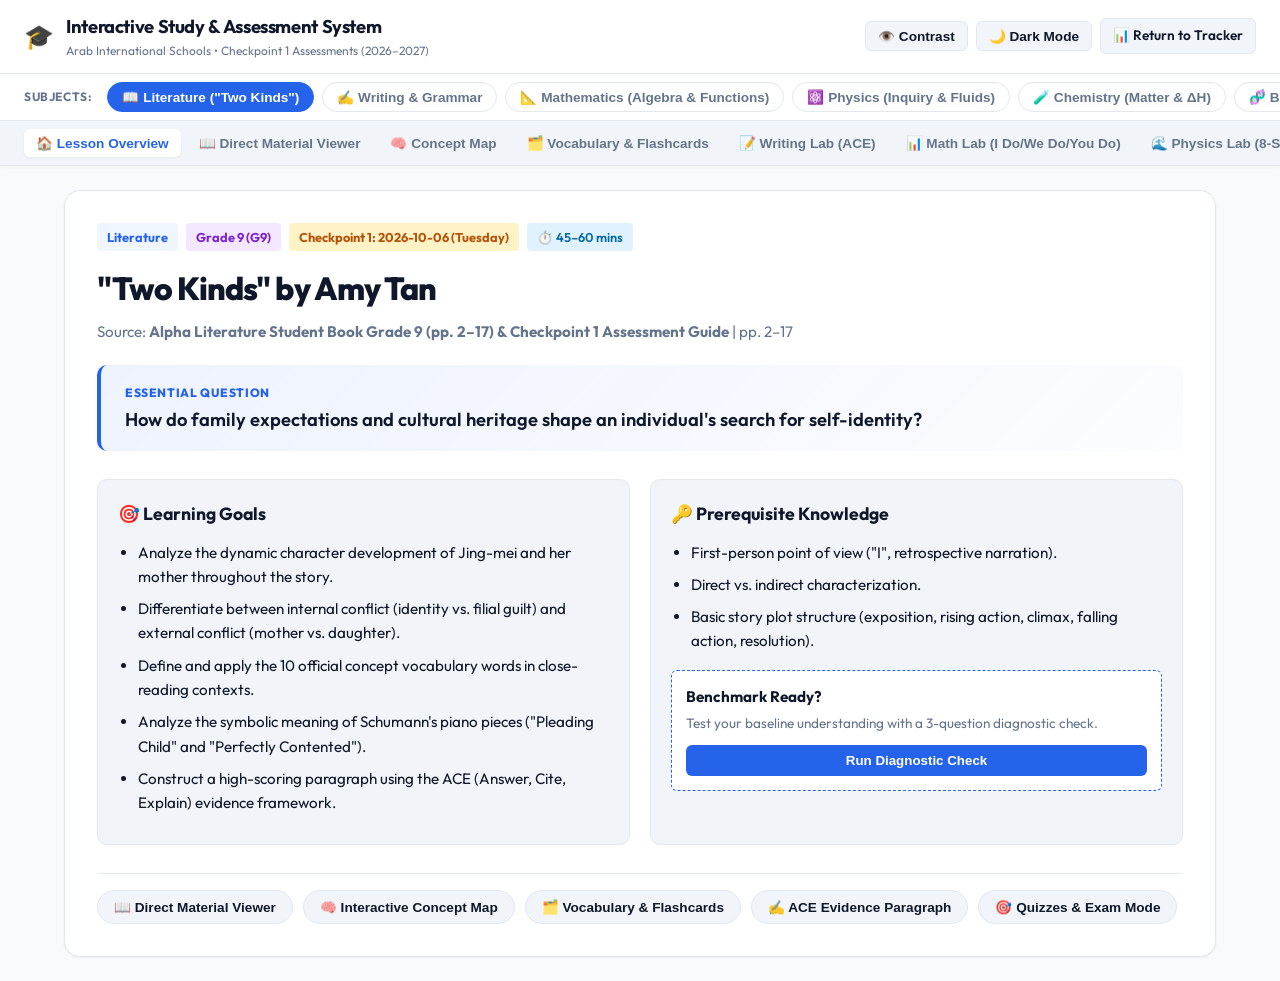
<file: study_system/index.html>
<!DOCTYPE html>
<html lang="en">
<head>
  <meta charset="UTF-8">
  <meta name="viewport" content="width=device-width, initial-scale=1.0">
  <title>Interactive Study & Assessment System | English, Math, Sciences</title>
  <meta name="description" content="Official Checkpoint 1 curriculum study platform for Arab International Schools Grade 9 & Grade 11. Covering English, Math, and Sciences.">
  <link rel="preconnect" href="https://fonts.googleapis.com">
  <link rel="preconnect" href="https://fonts.gstatic.com" crossorigin>
  <link href="https://fonts.googleapis.com/css2?family=Outfit:wght@400;500;600;700;800&display=swap" rel="stylesheet">
  <link rel="stylesheet" href="style.css">
</head>
<body>

  <!-- App Header & Subject Bar -->
  <header class="app-header">
    <div class="header-top">
      <div class="app-branding">
        <span class="brand-icon">🎓</span>
        <div>
          <h1 class="brand-title">Interactive Study & Assessment System</h1>
          <p class="brand-subtitle">Arab International Schools • Checkpoint 1 Assessments (2026–2027)</p>
        </div>
      </div>

      <div class="header-actions">
        <button class="btn-header-action" id="btn-toggle-contrast" title="High Contrast Mode">👁️ Contrast</button>
        <button class="btn-header-action" id="btn-toggle-theme" title="Toggle Dark/Light Mode">🌙 Dark Mode</button>
        <a href="../index.html" class="btn-header-action" title="Return to Tutoring Tracker">📊 Return to Tracker</a>
      </div>
    </div>

    <!-- Strict 7 Subjects Only (English, Math, Sciences) -->
    <nav class="subject-nav-bar" aria-label="Curriculum Subjects">
      <span class="subject-nav-label">Subjects:</span>
      <button class="btn-subject-nav active" data-subject="literature">📖 Literature ("Two Kinds")</button>
      <button class="btn-subject-nav" data-subject="grammar">✍️ Writing & Grammar</button>
      <button class="btn-subject-nav" data-subject="math">📐 Mathematics (Algebra & Functions)</button>
      <button class="btn-subject-nav" data-subject="physics">⚛️ Physics (Inquiry & Fluids)</button>
      <button class="btn-subject-nav" data-subject="chemistry">🧪 Chemistry (Matter & ΔH)</button>
      <button class="btn-subject-nav" data-subject="biology">🧬 Biology (Viruses & Inquiry)</button>
    </nav>

    <!-- Secondary View Navigation Strip -->
    <nav class="view-nav-strip" aria-label="Study System Features">
      <button class="btn-view-nav active" data-view="home">🏠 Lesson Overview</button>
      <button class="btn-view-nav" data-view="viewer">📖 Direct Material Viewer</button>
      <button class="btn-view-nav" data-view="concept-map">🧠 Concept Map</button>
      <button class="btn-view-nav" data-view="vocab">🗂️ Vocabulary & Flashcards</button>
      <button class="btn-view-nav" data-view="writing">📝 Writing Lab (ACE)</button>
      <button class="btn-view-nav" data-view="math-lab">📊 Math Lab (I Do/We Do/You Do)</button>
      <button class="btn-view-nav" data-view="physics-lab">🌊 Physics Lab (8-Step)</button>
      <button class="btn-view-nav" data-view="chem-lab">⚡ Chemistry Lab (Particles/ΔH)</button>
      <button class="btn-view-nav" data-view="bio-lab">🔬 Biology Lab (Viruses)</button>
      <button class="btn-view-nav" data-view="assessments">🎯 Quizzes & Exam Mode</button>
      <button class="btn-view-nav" data-view="resource-bank">🎥 Resource Bank (Grades 9–11)</button>
      <button class="btn-view-nav" data-view="student-dash">👤 Student Progress</button>
      <button class="btn-view-nav" data-view="teacher-dash">👨‍🏫 Teacher Analytics</button>
    </nav>
  </header>

  <!-- Main Dynamic Viewport -->
  <main class="main-viewport" id="main-study-viewport" role="main">
    <!-- Populated by JavaScript Modules -->
  </main>

  <!-- Module Scripts Loaded in Dependency Sequence -->
  <script src="modules/source_audit.js"></script>
  <script src="modules/viewer_engine.js"></script>
  <script src="modules/resource_bank.js"></script>
  <script src="modules/literature_two_kinds.js"></script>
  <script src="modules/writing_grammar.js"></script>
  <script src="modules/mathematics.js"></script>
  <script src="modules/physics.js"></script>
  <script src="modules/chemistry.js"></script>
  <script src="modules/biology.js"></script>
  <script src="modules/assessment_engine.js"></script>
  <script src="modules/mastery_dashboard.js"></script>
  <script src="app.js"></script>

</body>
</html>
</file>
<file: study_system/style.css>
/**
 * Study System Unified Stylesheet
 * Strict WCAG AAA compliance, high-contrast support, responsive layout, calm aesthetic.
 */

:root {
  --font-family: 'Outfit', -apple-system, BlinkMacSystemFont, 'Segoe UI', Roboto, Helvetica, Arial, sans-serif;
  --bg-primary: #f8fafc;
  --bg-surface: #ffffff;
  --bg-elevated: #f1f5f9;
  --border-color: #e2e8f0;
  --text-main: #0f172a;
  --text-muted: #64748b;
  --text-dim: #94a3b8;

  --accent-primary: #2563eb;
  --accent-hover: #1d4ed8;
  --accent-light: #eff6ff;
  --accent-ring: rgba(37, 99, 235, 0.25);

  --success: #10b981;
  --success-bg: #ecfdf5;
  --warning: #f59e0b;
  --warning-bg: #fffbeb;
  --danger: #ef4444;
  --danger-bg: #fef2f2;

  --radius-sm: 6px;
  --radius-md: 10px;
  --radius-lg: 16px;
  --shadow-sm: 0 1px 3px rgba(0, 0, 0, 0.05);
  --shadow-md: 0 4px 12px rgba(0, 0, 0, 0.08);
  --shadow-lg: 0 10px 25px rgba(0, 0, 0, 0.12);
}

/* Dark Mode Tokens */
body.dark-mode {
  --bg-primary: #0b0f19;
  --bg-surface: #111827;
  --bg-elevated: #1f2937;
  --border-color: #374151;
  --text-main: #f9fafb;
  --text-muted: #9ca3af;
  --text-dim: #6b7280;

  --accent-primary: #3b82f6;
  --accent-hover: #60a5fa;
  --accent-light: #1e293b;
  --accent-ring: rgba(59, 130, 246, 0.35);

  --success-bg: #064e3b;
  --warning-bg: #78350f;
  --danger-bg: #7f1d1d;
}

/* High Contrast Mode */
body.high-contrast {
  --bg-primary: #000000;
  --bg-surface: #000000;
  --bg-elevated: #1a1a1a;
  --border-color: #ffffff;
  --text-main: #ffffff;
  --text-muted: #e5e5e5;
  --accent-primary: #ffff00;
  --accent-hover: #ffd700;
}

* {
  box-sizing: border-box;
  margin: 0;
  padding: 0;
}

html, body {
  overflow-x: hidden;
  max-width: 100vw;
}

body {
  font-family: var(--font-family);
  background-color: var(--bg-primary);
  color: var(--text-main);
  line-height: 1.6;
  -webkit-font-smoothing: antialiased;
}

/* App Header & Top Navigation */
.app-header {
  background-color: var(--bg-surface);
  border-bottom: 1px solid var(--border-color);
  position: sticky;
  top: 0;
  z-index: 100;
  box-shadow: var(--shadow-sm);
}

.header-top {
  display: flex;
  align-items: center;
  justify-content: space-between;
  padding: 12px 24px;
  border-bottom: 1px solid var(--border-color);
}

.app-branding {
  display: flex;
  align-items: center;
  gap: 12px;
}

.brand-icon {
  font-size: 24px;
}

.brand-title {
  font-size: 1.15rem;
  font-weight: 700;
  letter-spacing: -0.02em;
}

.brand-subtitle {
  font-size: 0.75rem;
  color: var(--text-muted);
}

.header-actions {
  display: flex;
  align-items: center;
  gap: 8px;
}

.btn-header-action {
  background: var(--bg-elevated);
  border: 1px solid var(--border-color);
  color: var(--text-main);
  padding: 6px 12px;
  font-size: 0.85rem;
  font-weight: 600;
  border-radius: var(--radius-sm);
  cursor: pointer;
  text-decoration: none;
  display: inline-flex;
  align-items: center;
  gap: 6px;
  transition: all 0.15s ease;
}

.btn-header-action:hover {
  background: var(--border-color);
}

/* Subject Bar: ONLY English, Math, Sciences */
.subject-nav-bar {
  display: flex;
  align-items: center;
  gap: 8px;
  padding: 8px 24px;
  overflow-x: auto;
  background-color: var(--bg-surface);
}

.subject-nav-label {
  font-size: 0.75rem;
  font-weight: 700;
  color: var(--text-muted);
  text-transform: uppercase;
  letter-spacing: 0.05em;
  margin-right: 8px;
}

.btn-subject-nav {
  background: transparent;
  border: 1px solid var(--border-color);
  color: var(--text-muted);
  padding: 6px 14px;
  font-size: 0.85rem;
  font-weight: 600;
  border-radius: 20px;
  cursor: pointer;
  white-space: nowrap;
  transition: all 0.15s ease;
}

.btn-subject-nav:hover {
  border-color: var(--accent-primary);
  color: var(--accent-primary);
}

.btn-subject-nav.active {
  background-color: var(--accent-primary);
  border-color: var(--accent-primary);
  color: #ffffff;
}

/* Secondary View Navigation */
.view-nav-strip {
  display: flex;
  align-items: center;
  gap: 6px;
  padding: 8px 24px;
  background-color: var(--bg-elevated);
  border-top: 1px solid var(--border-color);
  overflow-x: auto;
}

.btn-view-nav {
  background: transparent;
  border: none;
  color: var(--text-muted);
  padding: 6px 12px;
  font-size: 0.85rem;
  font-weight: 600;
  border-radius: var(--radius-sm);
  cursor: pointer;
  white-space: nowrap;
  transition: all 0.15s ease;
}

.btn-view-nav:hover {
  color: var(--text-main);
  background: rgba(0, 0, 0, 0.04);
}

.btn-view-nav.active {
  background: var(--bg-surface);
  color: var(--accent-primary);
  box-shadow: var(--shadow-sm);
}

/* Main Content Viewport */
.main-viewport {
  max-width: 1200px;
  margin: 0 auto;
  padding: 24px;
  min-height: calc(100vh - 160px);
}

/* Hero & General Badges */
.hero-badge-strip {
  display: flex;
  flex-wrap: wrap;
  align-items: center;
  gap: 8px;
  margin-bottom: 12px;
}

.badge-subject {
  background-color: var(--accent-light);
  color: var(--accent-primary);
  padding: 4px 10px;
  border-radius: 4px;
  font-size: 0.8rem;
  font-weight: 700;
}

.badge-grade {
  background-color: #f3e8ff;
  color: #7e22ce;
  padding: 4px 10px;
  border-radius: 4px;
  font-size: 0.8rem;
  font-weight: 700;
}

.badge-date {
  background-color: #fef3c7;
  color: #b45309;
  padding: 4px 10px;
  border-radius: 4px;
  font-size: 0.8rem;
  font-weight: 700;
}

.badge-time {
  background-color: #e0f2fe;
  color: #0369a1;
  padding: 4px 10px;
  border-radius: 4px;
  font-size: 0.8rem;
  font-weight: 600;
}

.badge-source {
  background-color: #ecfdf5;
  color: #047857;
  font-size: 0.75rem;
  font-weight: 700;
  padding: 2px 6px;
  border-radius: 3px;
  display: inline-block;
}

/* Lesson Home Styles */
.lesson-home-hero {
  background-color: var(--bg-surface);
  border: 1px solid var(--border-color);
  border-radius: var(--radius-lg);
  padding: 32px;
  box-shadow: var(--shadow-sm);
}

.hero-title {
  font-size: 2rem;
  font-weight: 800;
  letter-spacing: -0.03em;
  margin-bottom: 6px;
}

.hero-source {
  color: var(--text-muted);
  font-size: 0.95rem;
  margin-bottom: 20px;
}

.hero-essential-box {
  background: linear-gradient(135deg, rgba(37, 99, 235, 0.08), rgba(59, 130, 246, 0.02));
  border-left: 4px solid var(--accent-primary);
  border-radius: var(--radius-md);
  padding: 18px 24px;
  margin-bottom: 28px;
}

.box-label {
  font-size: 0.75rem;
  font-weight: 800;
  letter-spacing: 0.05em;
  color: var(--accent-primary);
  text-transform: uppercase;
  display: block;
  margin-bottom: 4px;
}

.essential-text {
  font-size: 1.15rem;
  font-weight: 600;
  line-height: 1.5;
}

.hero-grid {
  display: grid;
  grid-template-columns: 1fr 1fr;
  gap: 20px;
  margin-bottom: 28px;
}

@media (max-width: 768px) {
  .hero-grid {
    grid-template-columns: 1fr;
  }
}

.hero-card {
  background-color: var(--bg-elevated);
  border: 1px solid var(--border-color);
  border-radius: var(--radius-md);
  padding: 20px;
}

.hero-card h3 {
  font-size: 1.1rem;
  margin-bottom: 12px;
}

.goals-list, .prereq-list {
  padding-left: 20px;
  font-size: 0.95rem;
  color: var(--text-main);
}

.goals-list li, .prereq-list li {
  margin-bottom: 8px;
}

.diagnostic-launch-card {
  background-color: var(--bg-surface);
  border: 1px dashed var(--accent-primary);
  border-radius: var(--radius-sm);
  padding: 14px;
  margin-top: 16px;
}

.diagnostic-launch-card h4 {
  font-size: 0.95rem;
  margin-bottom: 4px;
}

.diagnostic-launch-card p {
  font-size: 0.85rem;
  color: var(--text-muted);
  margin-bottom: 10px;
}

.btn-primary-block {
  display: block;
  width: 100%;
  background: var(--accent-primary);
  color: #ffffff;
  border: none;
  padding: 8px 16px;
  border-radius: var(--radius-sm);
  font-weight: 600;
  cursor: pointer;
}

.btn-primary-block:hover {
  background: var(--accent-hover);
}

.quick-nav-pills {
  display: flex;
  flex-wrap: wrap;
  gap: 10px;
  padding-top: 16px;
  border-top: 1px solid var(--border-color);
}

.pill-btn {
  background: var(--bg-elevated);
  border: 1px solid var(--border-color);
  color: var(--text-main);
  padding: 8px 16px;
  border-radius: 20px;
  font-size: 0.85rem;
  font-weight: 600;
  cursor: pointer;
  transition: all 0.15s ease;
}

.pill-btn:hover {
  border-color: var(--accent-primary);
  color: var(--accent-primary);
}

.pill-btn.active {
  background: var(--accent-primary);
  border-color: var(--accent-primary);
  color: #ffffff;
}

/* Material Viewer Engine Styles */
.viewer-shell {
  background-color: var(--bg-surface);
  border: 1px solid var(--border-color);
  border-radius: var(--radius-lg);
  overflow: hidden;
  box-shadow: var(--shadow-sm);
}

.viewer-toolbar {
  background-color: var(--bg-elevated);
  border-bottom: 1px solid var(--border-color);
  padding: 10px 18px;
  display: flex;
  align-items: center;
  justify-content: space-between;
  flex-wrap: wrap;
  gap: 10px;
}

.toolbar-controls {
  display: flex;
  align-items: center;
  gap: 8px;
}

.btn-tool {
  background: var(--bg-surface);
  border: 1px solid var(--border-color);
  color: var(--text-main);
  padding: 5px 10px;
  font-size: 0.85rem;
  font-weight: 600;
  border-radius: var(--radius-sm);
  cursor: pointer;
}

.btn-tool.speaking {
  background: #fef2f2;
  border-color: #ef4444;
  color: #ef4444;
}

.highlight-palette {
  display: flex;
  gap: 4px;
}

.btn-color {
  width: 20px;
  height: 20px;
  border-radius: 50%;
  border: 1px solid #cbd5e1;
  cursor: pointer;
}

.hl-yellow { background-color: #fef08a; }
.hl-green { background-color: #bbf7d0; }
.hl-pink { background-color: #fbcfe8; }

.viewer-main-canvas {
  display: flex;
  position: relative;
  min-height: 500px;
}

.viewer-viewport {
  flex: 1;
  padding: 24px 32px;
}

.page-header-nav {
  display: flex;
  align-items: center;
  justify-content: space-between;
  margin-bottom: 16px;
  border-bottom: 1px solid var(--border-color);
  padding-bottom: 12px;
}

.page-indicator {
  font-size: 0.9rem;
  font-weight: 600;
  color: var(--text-muted);
}

.page-title-badge {
  background: var(--bg-elevated);
  padding: 2px 8px;
  border-radius: 4px;
  margin-left: 8px;
  color: var(--text-main);
}

.btn-page-arrow {
  background: var(--bg-elevated);
  border: 1px solid var(--border-color);
  color: var(--text-main);
  padding: 5px 12px;
  border-radius: var(--radius-sm);
  cursor: pointer;
  font-weight: 600;
}

.btn-page-arrow:disabled {
  opacity: 0.4;
  cursor: not-allowed;
}

.page-meta-strip {
  display: flex;
  justify-content: space-between;
  align-items: center;
  margin-bottom: 12px;
}

.source-ref {
  font-size: 0.8rem;
  color: var(--text-muted);
}

.tag-authentic {
  background: #f0fdf4;
  color: #15803d;
  border: 1px solid #bbf7d0;
  font-size: 0.75rem;
  font-weight: 700;
  padding: 2px 6px;
  border-radius: 3px;
}

.page-heading {
  font-size: 1.5rem;
  font-weight: 700;
  margin-bottom: 16px;
}

.summary-callout {
  background: var(--bg-elevated);
  border-left: 3px solid #3b82f6;
  padding: 10px 14px;
  border-radius: 4px;
  margin-bottom: 20px;
  font-size: 0.9rem;
}

.page-text-body {
  font-size: 1.05rem;
  line-height: 1.8;
  color: var(--text-main);
}

.page-text-body p {
  margin-bottom: 16px;
}

.interactive-term {
  background-color: rgba(37, 99, 235, 0.12);
  color: #1d4ed8;
  border-bottom: 2px dashed #2563eb;
  padding: 1px 4px;
  border-radius: 2px;
  font-weight: 600;
  cursor: pointer;
  transition: all 0.15s ease;
}

.interactive-term:hover {
  background-color: #2563eb;
  color: #ffffff;
}

/* Notes Sidebar */
.viewer-notes-sidebar {
  width: 280px;
  background-color: var(--bg-elevated);
  border-left: 1px solid var(--border-color);
  padding: 18px;
  display: none;
  flex-direction: column;
}

.viewer-notes-sidebar.open {
  display: flex;
}

.notes-sidebar-header {
  display: flex;
  justify-content: space-between;
  align-items: center;
  margin-bottom: 12px;
}

.btn-close-notes {
  background: none;
  border: none;
  font-size: 1.4rem;
  cursor: pointer;
  color: var(--text-muted);
}

.notes-input-area textarea {
  width: 100%;
  padding: 8px;
  border: 1px solid var(--border-color);
  border-radius: var(--radius-sm);
  margin-bottom: 8px;
  font-family: inherit;
  font-size: 0.85rem;
}

.notes-list {
  margin-top: 14px;
  overflow-y: auto;
  max-height: 400px;
}

.note-card {
  background: var(--bg-surface);
  border: 1px solid var(--border-color);
  border-radius: var(--radius-sm);
  padding: 8px;
  margin-bottom: 8px;
  font-size: 0.85rem;
}

.note-card-meta {
  display: flex;
  justify-content: space-between;
  margin-bottom: 4px;
  font-size: 0.75rem;
  color: var(--text-muted);
}

.btn-delete-note {
  background: none;
  border: none;
  color: #ef4444;
  cursor: pointer;
}

/* Popup Drawer Modal */
.concept-popup-drawer {
  position: fixed;
  bottom: 0;
  left: 0;
  right: 0;
  background: var(--bg-surface);
  border-top: 2px solid var(--accent-primary);
  box-shadow: var(--shadow-lg);
  z-index: 1000;
  max-height: 450px;
  overflow-y: auto;
  transform: translateY(100%);
  transition: transform 0.25s ease-out;
  padding: 24px 32px;
}

.concept-popup-drawer.open {
  transform: translateY(0);
}

.drawer-header {
  display: flex;
  justify-content: space-between;
  align-items: center;
  margin-bottom: 14px;
}

.term-type-tag {
  background: var(--accent-light);
  color: var(--accent-primary);
  font-size: 0.75rem;
  font-weight: 700;
  padding: 2px 6px;
  border-radius: 3px;
}

.btn-close-drawer {
  background: none;
  border: none;
  font-size: 1.8rem;
  cursor: pointer;
  color: var(--text-muted);
}

.drawer-tabs {
  display: flex;
  gap: 8px;
  margin-bottom: 16px;
  border-bottom: 1px solid var(--border-color);
  padding-bottom: 8px;
}

.tab-drawer-btn {
  background: var(--bg-elevated);
  border: 1px solid var(--border-color);
  color: var(--text-main);
  padding: 6px 14px;
  border-radius: var(--radius-sm);
  font-weight: 600;
  cursor: pointer;
}

.tab-drawer-btn.active {
  background: var(--accent-primary);
  color: #ffffff;
  border-color: var(--accent-primary);
}

.drawer-tab-pane {
  display: none;
}

.drawer-tab-pane.active {
  display: block;
}

.student-def {
  font-size: 1.1rem;
  font-weight: 600;
  margin-bottom: 12px;
}

.academic-def-box, .why-matters-box, .common-mistake-box {
  margin-bottom: 10px;
  font-size: 0.95rem;
}

.common-mistake-box {
  background: #fffbeb;
  border-left: 3px solid #f59e0b;
  padding: 8px 12px;
  border-radius: 3px;
}

/* Flashcards */
.vocab-grid {
  display: grid;
  grid-template-columns: repeat(auto-fill, minmax(250px, 1fr));
  gap: 16px;
  margin-top: 20px;
}

.flashcard {
  perspective: 1000px;
  height: 200px;
  cursor: pointer;
}

.flashcard-inner {
  position: relative;
  width: 100%;
  height: 100%;
  text-align: center;
  transition: transform 0.6s;
  transform-style: preserve-3d;
  border-radius: var(--radius-md);
  box-shadow: var(--shadow-sm);
}

.flashcard.flipped .flashcard-inner {
  transform: rotateY(180deg);
}

.flashcard-front, .flashcard-back {
  position: absolute;
  width: 100%;
  height: 100%;
  backface-visibility: hidden;
  border-radius: var(--radius-md);
  border: 1px solid var(--border-color);
  display: flex;
  flex-direction: column;
  justify-content: center;
  align-items: center;
  padding: 16px;
}

.flashcard-front {
  background-color: var(--bg-surface);
}

.flashcard-back {
  background-color: var(--bg-elevated);
  transform: rotateY(180deg);
  overflow-y: auto;
}

.card-term {
  font-size: 1.3rem;
  font-weight: 700;
  margin: 10px 0;
}

.flip-hint {
  font-size: 0.75rem;
  color: var(--text-muted);
}

.card-def {
  font-size: 0.85rem;
  margin-bottom: 8px;
}

.card-quote {
  font-style: italic;
  font-size: 0.8rem;
  color: var(--text-muted);
}

/* Formula & Concept Cards Grid */
.formula-cards-grid {
  display: grid;
  grid-template-columns: repeat(auto-fit, minmax(260px, 1fr));
  gap: 14px;
  margin: 18px 0;
}

.formula-card {
  background: var(--bg-surface);
  border: 1px solid var(--border-color);
  border-radius: var(--radius-md);
  padding: 16px;
  box-shadow: var(--shadow-sm);
}

.fc-name {
  font-size: 0.85rem;
  font-weight: 700;
  color: var(--accent-primary);
  text-transform: uppercase;
}

.fc-formula {
  font-size: 1.15rem;
  font-weight: 700;
  margin: 8px 0;
}

.fc-note {
  font-size: 0.8rem;
  color: var(--text-muted);
}

/* Gradual Release / Solver Steppers */
.gradual-release-container, .eight-step-solver-card {
  margin: 24px 0;
}

.gr-card {
  background: var(--bg-surface);
  border: 1px solid var(--border-color);
  border-radius: var(--radius-md);
  padding: 20px;
  margin-bottom: 16px;
}

.gr-badge {
  font-size: 0.75rem;
  font-weight: 800;
  padding: 2px 8px;
  border-radius: 4px;
  display: inline-block;
  margin-bottom: 6px;
}

.badge-i-do { background: #dbeafe; color: #1e40af; }
.badge-we-do { background: #fef3c7; color: #92400e; }
.badge-you-do { background: #dcfce7; color: #166534; }

.worked-step-item {
  border-left: 3px solid var(--accent-primary);
  padding-left: 12px;
  margin-bottom: 12px;
}

.step-num {
  font-weight: 700;
  font-size: 0.9rem;
}

.step-math {
  margin: 4px 0;
}

.step-reason {
  font-size: 0.85rem;
  color: var(--text-muted);
}

/* Canvas Plotter / Simulator Containers */
.canvas-container {
  display: flex;
  flex-direction: column;
  align-items: center;
  background: #ffffff;
  border: 1px solid var(--border-color);
  border-radius: var(--radius-md);
  padding: 16px;
  margin: 16px 0;
  overflow-x: auto;
}

.graph-status-badge {
  margin-top: 10px;
  font-size: 0.85rem;
  font-weight: 700;
  padding: 4px 12px;
  border-radius: 4px;
}

.badge-pass { background: #dcfce7; color: #166534; }
.badge-fail { background: #fee2e2; color: #991b1b; }

/* Assessments & Exam Mode */
.exam-top-bar {
  display: flex;
  justify-content: space-between;
  align-items: center;
  background: #1e293b;
  color: #ffffff;
  padding: 12px 20px;
  border-radius: var(--radius-md);
  margin-bottom: 16px;
}

.exam-timer-box strong {
  color: #f59e0b;
  font-size: 1.2rem;
}

.exam-nav-strip {
  display: flex;
  flex-wrap: wrap;
  gap: 6px;
  margin-bottom: 16px;
}

.btn-exam-nav {
  width: 36px;
  height: 36px;
  border: 1px solid var(--border-color);
  background: var(--bg-surface);
  border-radius: var(--radius-sm);
  font-weight: 700;
  cursor: pointer;
}

.btn-exam-nav.current {
  border-color: var(--accent-primary);
  background: var(--accent-light);
  color: var(--accent-primary);
}

.btn-exam-nav.answered {
  background: #dcfce7;
  border-color: #86efac;
  color: #166534;
}

.btn-exam-nav.flagged {
  border-color: #f59e0b;
  background: #fffbeb;
}

.active-exam-question-card {
  background: var(--bg-surface);
  border: 1px solid var(--border-color);
  border-radius: var(--radius-md);
  padding: 24px;
  margin-bottom: 16px;
}

.exam-opt-label {
  display: flex;
  align-items: center;
  gap: 10px;
  padding: 10px 14px;
  border: 1px solid var(--border-color);
  border-radius: var(--radius-sm);
  margin-bottom: 8px;
  cursor: pointer;
}

.exam-opt-label:hover {
  background: var(--bg-elevated);
}

.exam-opt-label.selected {
  border-color: var(--accent-primary);
  background: var(--accent-light);
}

.exam-footer-actions {
  display: flex;
  justify-content: space-between;
  gap: 10px;
}

/* Master Tables */
.mastery-table, .roster-table, .audit-table {
  width: 100%;
  border-collapse: collapse;
  margin: 16px 0;
  font-size: 0.9rem;
}

.mastery-table th, .roster-table th, .audit-table th {
  background: var(--bg-elevated);
  text-align: left;
  padding: 10px 14px;
  border-bottom: 2px solid var(--border-color);
}

.mastery-table td, .roster-table td, .audit-table td {
  padding: 10px 14px;
  border-bottom: 1px solid var(--border-color);
}

.progress-bar-inline {
  display: flex;
  align-items: center;
  gap: 8px;
  width: 140px;
}

.progress-fill {
  height: 8px;
  background: var(--accent-primary);
  border-radius: 4px;
}

.mastery-badge {
  font-size: 0.75rem;
  font-weight: 700;
  padding: 2px 8px;
  border-radius: 12px;
}

.badge-mastered { background: #dcfce7; color: #166534; }
.badge-secure { background: #dbeafe; color: #1e40af; }
.badge-developing { background: #fef3c7; color: #92400e; }
.badge-learning { background: #f3e8ff; color: #7e22ce; }

/* Alert Boxes & Feedback */
.alert-success { background: #ecfdf5; border-left: 4px solid #10b981; padding: 12px; border-radius: 4px; }
.alert-warning { background: #fffbeb; border-left: 4px solid #f59e0b; padding: 12px; border-radius: 4px; }
.alert-danger { background: #fef2f2; border-left: 4px solid #ef4444; padding: 12px; border-radius: 4px; }

/* Responsive Media Queries */
@media (max-width: 600px) {
  .header-top {
    flex-direction: column;
    align-items: flex-start;
    gap: 8px;
  }
  .main-viewport {
    padding: 12px;
  }
  .viewer-viewport {
    padding: 16px;
  }
}

/* ── Mobile Touch Quiz & Assessment Options (Agent Review Fix) ── */
.qq-options {
  display: flex;
  flex-direction: column;
  gap: 10px;
  margin: 14px 0 16px 0;
  width: 100%;
}

.qq-opt-btn {
  display: flex;
  align-items: center;
  width: 100%;
  min-height: 48px;
  padding: 14px 16px;
  font-size: 0.94rem;
  font-family: inherit;
  line-height: 1.45;
  text-align: left;
  color: var(--text-main);
  background: var(--bg-surface);
  border: 2px solid var(--border-color);
  border-radius: 10px;
  cursor: pointer;
  transition: all 0.2s ease;
  box-shadow: 0 1px 3px rgba(0,0,0,0.04);
  touch-action: manipulation;
  -webkit-tap-highlight-color: transparent;
}

.qq-opt-btn:hover, .qq-opt-btn:focus-visible {
  border-color: var(--accent-primary);
  background: var(--accent-light);
  transform: translateY(-1px);
  box-shadow: 0 4px 10px var(--accent-ring);
  outline: none;
}

.qq-opt-btn:active {
  transform: translateY(0);
}

.qq-opt-btn.correct {
  border-color: #10b981 !important;
  background: #ecfdf5 !important;
  color: #065f46 !important;
  font-weight: 600;
}

.qq-opt-btn.incorrect {
  border-color: #ef4444 !important;
  background: #fef2f2 !important;
  color: #991b1b !important;
}

.exam-nav-strip {
  display: flex;
  flex-wrap: wrap;
  gap: 8px;
  margin: 14px 0;
}

.btn-exam-nav {
  min-width: 44px;
  min-height: 44px;
  border-radius: 8px;
  font-weight: 700;
  font-size: 0.9rem;
  border: 1.5px solid var(--border-color);
  background: var(--bg-surface);
  cursor: pointer;
}
</file>
